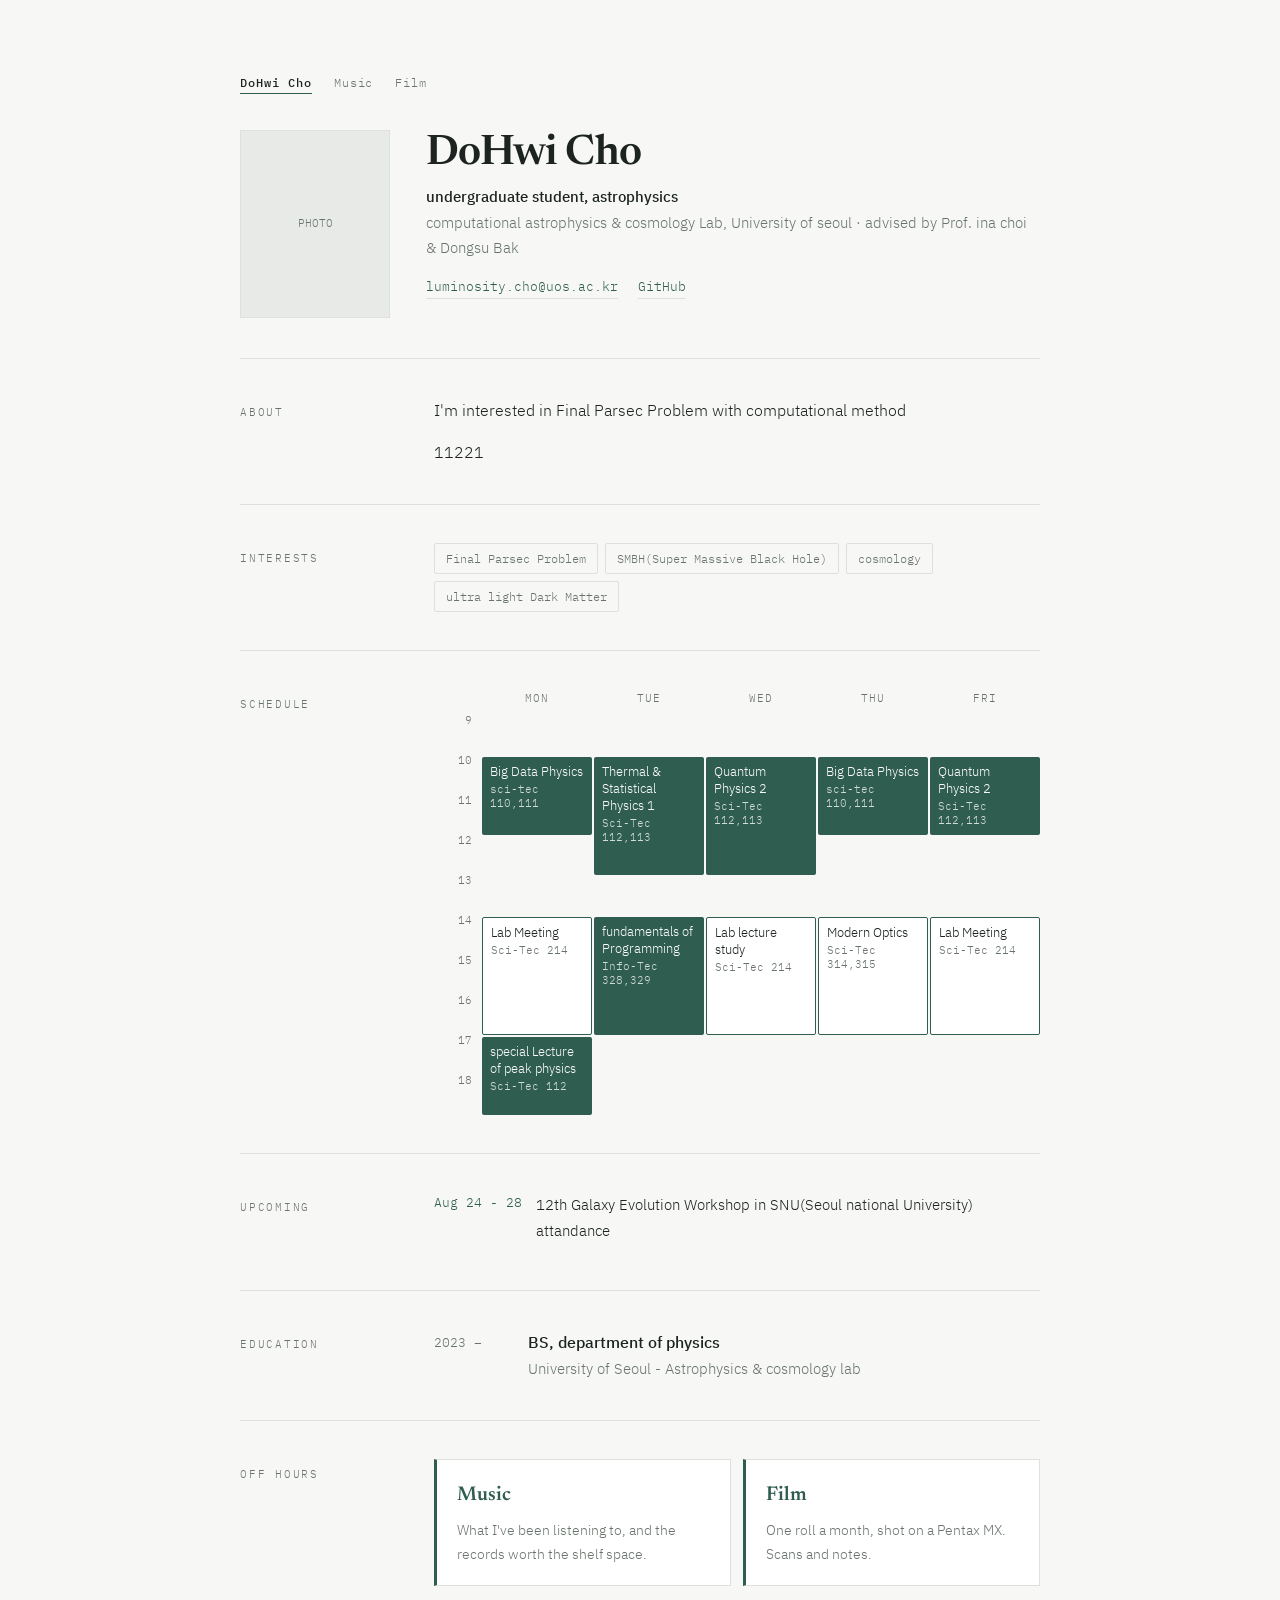
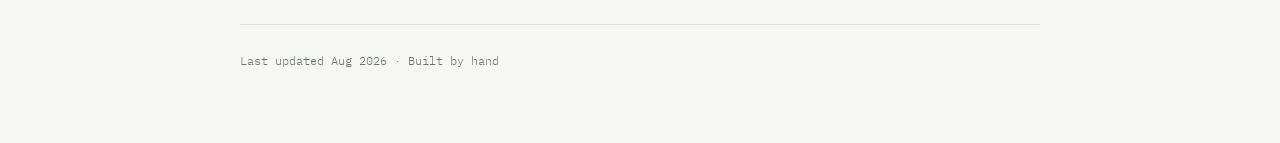
<file: index.html>
<!doctype html>
<html lang="en">
<head>
<meta charset="utf-8">
<meta name="viewport" content="width=device-width, initial-scale=1">
<title>DoHwi Cho — AstroPyhsics</title>
<meta name="description" content="Personal page of DoHwi Cho: research interests, schedule, projects, and hobbies.">
<link rel="preconnect" href="https://fonts.googleapis.com">
<link rel="preconnect" href="https://fonts.gstatic.com" crossorigin>
<link href="https://fonts.googleapis.com/css2?family=Newsreader:opsz,wght@6..72,400;6..72,600&family=IBM+Plex+Sans+KR:wght@300;400;500&family=IBM+Plex+Mono:wght@400;500&display=swap" rel="stylesheet">
<link rel="stylesheet" href="style.css">
</head>

<body>
<div class="page">

  <nav class="nav">
    <a class="home" href="index.html" aria-current="page">DoHwi Cho</a>
    <a href="music.html">Music</a>
    <a href="film.html">Film</a>
  </nav>

  <!-- ═══ Header ═══ -->
  <header class="head">
    <!-- Swap for: <img class="photo" src="으흐흐.webp" alt="DoHwi Cho"> -->
    <div class="photo">PHOTO</div>
    <div>
      <h1>DoHwi Cho</h1>
      <p class="affil">
        <strong>undergraduate student, astrophysics</strong><br>
        computational astrophysics & cosmology Lab, University of seoul · advised by Prof. ina choi & Dongsu Bak
      </p>
      <div class="contact">
        <a href="mailto:luminosity.cho@uos.ac.kr">luminosity.cho@uos.ac.kr</a>
        <a href="https://github.com/">GitHub</a>
      </div>
    </div>
  </header>

  <!-- ═══ About ═══ -->
  <section class="row">
    <div class="label">About</div>
    <div>
      <p>
        I'm interested in Final Parsec Problem with computational method      </p>
      <p>
        11221
      </p>
    </div>
  </section>

  <!-- ═══ Interests ═══ -->
  <section class="row">
    <div class="label">Interests</div>
    <div>
      <ul class="tags">
        <li>Final Parsec Problem</li>
        <li>SMBH(Super Massive Black Hole)</li>
        <li>cosmology</li>
        <li>ultra light Dark Matter</li>
      </ul>
    </div>
  </section>

  <!-- ═══ Weekly timetable ═══
       Column: 2=Mon 3=Tue 4=Wed 5=Thu 6=Fri
       Row:    9:00→2, 10:00→3, 11:00→4, 12:00→5, 13:00→6,
               14:00→7, 15:00→8, 16:00→9, 17:00→10, 18:00→11
       A 10–12 block on Wednesday → grid-column:4; grid-row:3/5
       Add class="tt-slot alt" for an outlined (secondary) block. -->
  <section class="row">
    <div class="label">Schedule</div>
    <div class="tt-scroll">
      <div class="timetable">
        <div></div>
        <div class="tt-day">Mon</div>
        <div class="tt-day">Tue</div>
        <div class="tt-day">Wed</div>
        <div class="tt-day">Thu</div>
        <div class="tt-day">Fri</div>

        <div class="tt-hour" style="grid-column:1; grid-row:2">9</div>
        <div class="tt-hour" style="grid-column:1; grid-row:3">10</div>
        <div class="tt-hour" style="grid-column:1; grid-row:4">11</div>
        <div class="tt-hour" style="grid-column:1; grid-row:5">12</div>
        <div class="tt-hour" style="grid-column:1; grid-row:6">13</div>
        <div class="tt-hour" style="grid-column:1; grid-row:7">14</div>
        <div class="tt-hour" style="grid-column:1; grid-row:8">15</div>
        <div class="tt-hour" style="grid-column:1; grid-row:9">16</div>
        <div class="tt-hour" style="grid-column:1; grid-row:10">17</div>
        <div class="tt-hour" style="grid-column:1; grid-row:11">18</div>

        <div class="tt-slot" style="grid-column:2; grid-row:3/5">
          Big Data Physics<span>sci-tec 110,111</span></div>

        <div class="tt-slot" style="grid-column:5; grid-row:3/5">
          Big Data Physics<span>sci-tec 110,111</span></div>
        
          <div class="tt-slot alt" style="grid-column:4; grid-row:7/10">
          Lab lecture study<span>Sci-Tec 214</span></div>


        <div class="tt-slot" style="grid-column:2; grid-row:10/12">
          special Lecture of peak physics<span>Sci-Tec 112</span></div>


        <div class="tt-slot" style="grid-column:3; grid-row:3/6">
          Thermal & Statistical Physics 1<span>Sci-Tec 112,113</span></div>
        
        <div class="tt-slot" style="grid-column:3; grid-row:7/10">
          fundamentals of Programming<span>Info-Tec 328,329</span></div>

        <div class="tt-slot" style="grid-column:4; grid-row:3/6">
          Quantum Physics 2<span>Sci-Tec 112,113</span></div>

        <div class="tt-slot" style="grid-column:6; grid-row:3/5">
          Quantum Physics 2<span>Sci-Tec 112,113</span></div>
        
        <div class="tt-slot alt" style="grid-column:5; grid-row:7/10">
          Modern Optics<span>Sci-Tec 314,315</span></div>

        <div class="tt-slot alt" style="grid-column:6; grid-row:7/10">
          Lab Meeting<span>Sci-Tec 214</span></div>

        <div class="tt-slot alt" style="grid-column:2; grid-row:7/10">
          Lab Meeting<span>Sci-Tec 214</span></div>
        
      </div>
    </div>
  </section>

  <!-- ═══ Upcoming ═══ -->
  <section class="row">
    <div class="label">Upcoming</div>
    <ul class="agenda">
      <li><span class="when">Aug 24 - 28</span>
        <span>12th Galaxy Evolution Workshop in SNU(Seoul national University) attandance</span></span></li>
    </ul>
  </section>

  <!-- ═══ Education ═══ -->
  <section class="row">
    <div class="label">Education</div>
    <ul class="entries">
     
      <li><span class="year">2023 – </span>
        <div><p class="entry-title">BS, department of physics </p>
        <p class="entry-desc">University of Seoul - Astrophysics & cosmology lab</p></div></li>
    </ul>
  </section>



  <!-- ═══ Hobby pages ═══ -->
  <section class="row">
    <div class="label">Off hours</div>
    <ul class="tiles">
      <li><a class="tile" href="music.html">
        <h3>Music</h3>
        <p>What I've been listening to, and the records worth the shelf space.</p></a></li>
      <li><a class="tile" href="film.html">
        <h3>Film</h3>
        <p>One roll a month, shot on a Pentax MX. Scans and notes.</p></a></li>
    </ul>
  </section>

  <footer>Last updated Aug 2026 · Built by hand</footer>

</div>
</body>
</html>
</file>
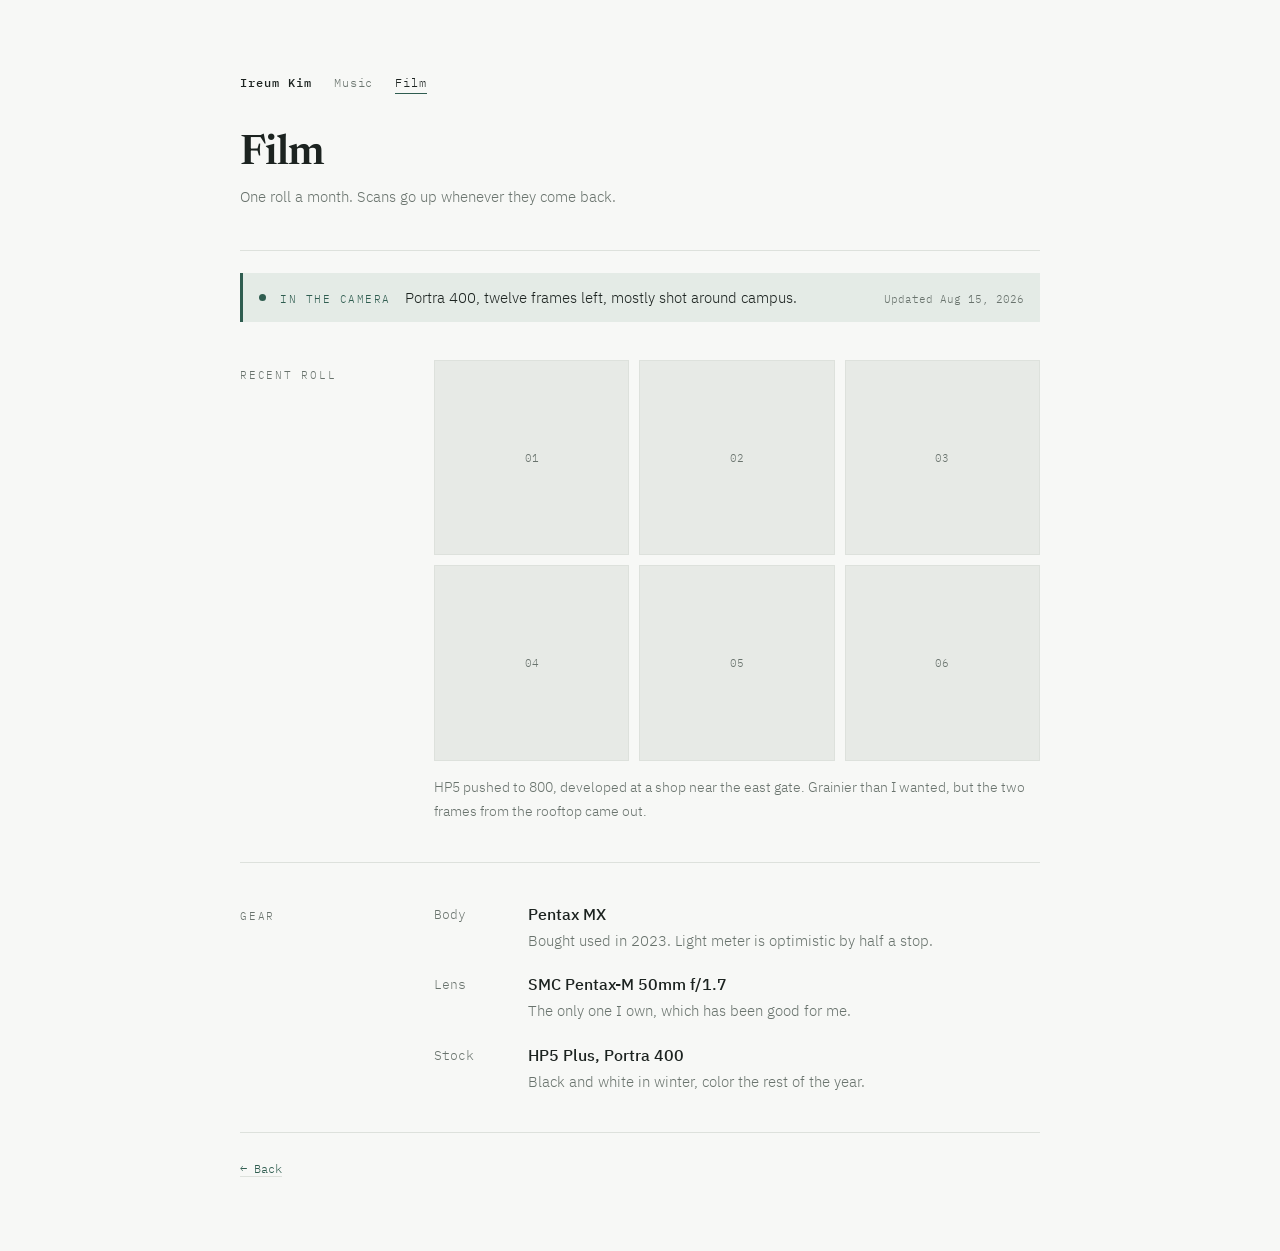
<file: film.html>
<!doctype html>
<html lang="en">
<head>
<meta charset="utf-8">
<meta name="viewport" content="width=device-width, initial-scale=1">
<title>Film — Ireum Kim</title>
<meta name="description" content="Film photography: scans, gear, and notes.">
<link rel="preconnect" href="https://fonts.googleapis.com">
<link rel="preconnect" href="https://fonts.gstatic.com" crossorigin>
<link href="https://fonts.googleapis.com/css2?family=Newsreader:opsz,wght@6..72,400;6..72,600&family=IBM+Plex+Sans+KR:wght@300;400;500&family=IBM+Plex+Mono:wght@400;500&display=swap" rel="stylesheet">
<link rel="stylesheet" href="style.css">
</head>

<body>
<div class="page">

  <nav class="nav">
    <a class="home" href="index.html">Ireum Kim</a>
    <a href="music.html">Music</a>
    <a href="film.html" aria-current="page">Film</a>
  </nav>

  <header class="head" style="grid-template-columns:1fr">
    <div>
      <h1>Film</h1>
      <p class="affil">One roll a month. Scans go up whenever they come back.</p>
    </div>
  </header>

  <p class="status">
    <span class="dot"></span>
    <span class="tag">In the camera</span>
    Portra 400, twelve frames left, mostly shot around campus.
    <span class="stamp">Updated Aug 15, 2026</span>
  </p>

  <section class="row">
    <div class="label">Recent roll</div>
    <div>
      <!-- Replace each <li> with: <li><img src="photos/01.jpg" alt="..."></li> -->
      <ul class="frames">
        <li>01</li><li>02</li><li>03</li>
        <li>04</li><li>05</li><li>06</li>
      </ul>
      <p style="margin-top:14px; font-size:14px; color:var(--muted)">
        HP5 pushed to 800, developed at a shop near the east gate. Grainier than I wanted, but the
        two frames from the rooftop came out.
      </p>
    </div>
  </section>

  <section class="row">
    <div class="label">Gear</div>
    <ul class="entries">
      <li><span class="year">Body</span>
        <div><p class="entry-title">Pentax MX</p>
        <p class="entry-desc">Bought used in 2023. Light meter is optimistic by half a stop.</p></div></li>
      <li><span class="year">Lens</span>
        <div><p class="entry-title">SMC Pentax-M 50mm f/1.7</p>
        <p class="entry-desc">The only one I own, which has been good for me.</p></div></li>
      <li><span class="year">Stock</span>
        <div><p class="entry-title">HP5 Plus, Portra 400</p>
        <p class="entry-desc">Black and white in winter, color the rest of the year.</p></div></li>
    </ul>
  </section>

  <footer><a href="index.html">← Back</a></footer>

</div>
</body>
</html>
</file>
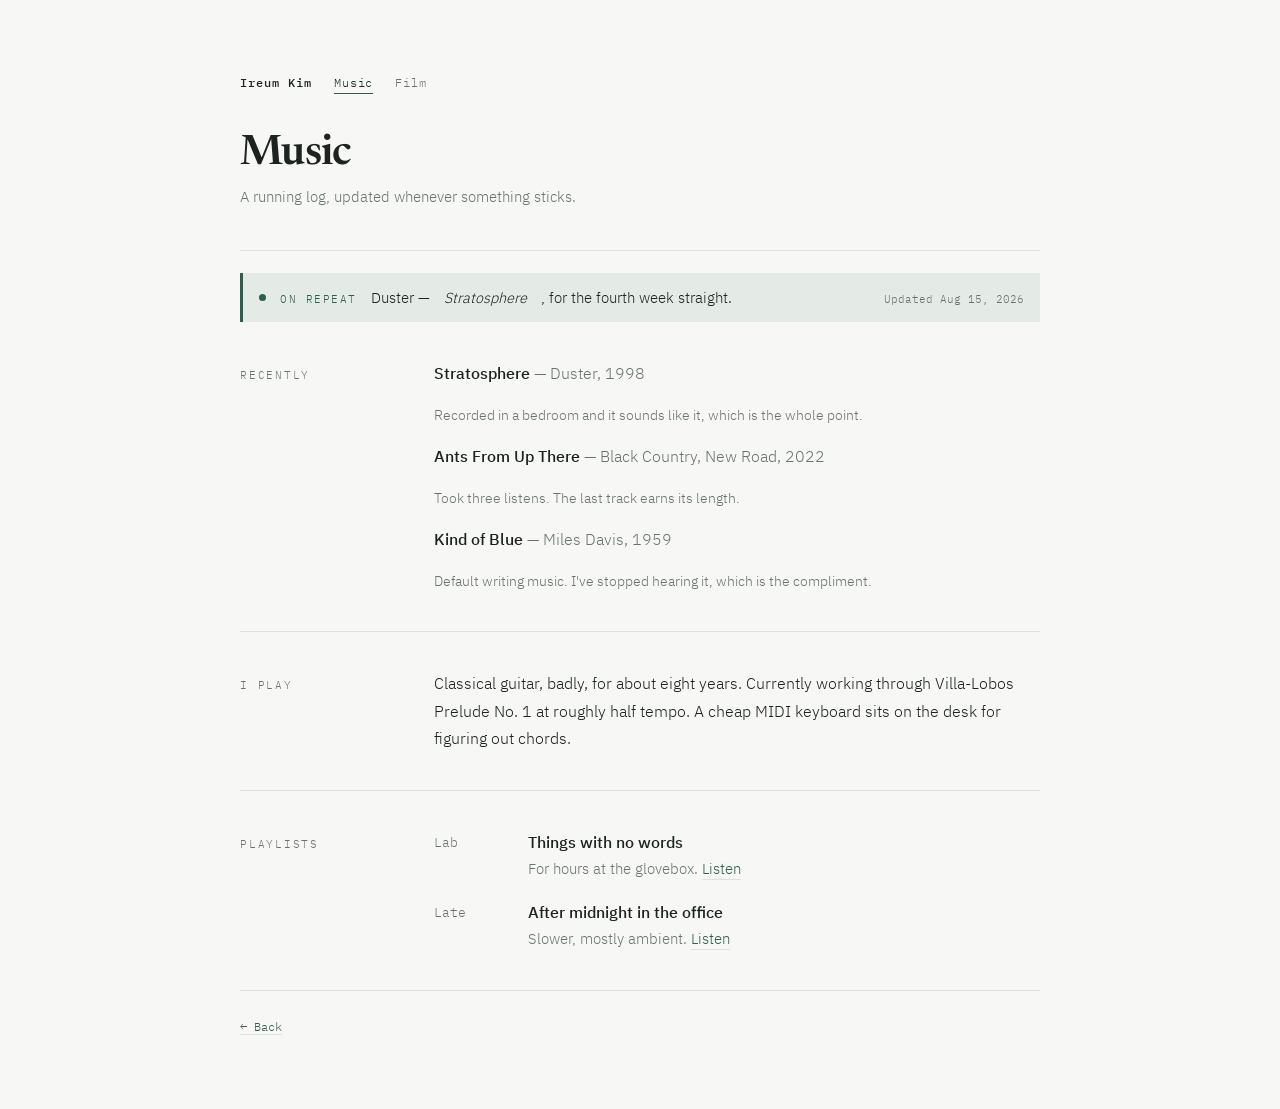
<file: music.html>
<!doctype html>
<html lang="en">
<head>
<meta charset="utf-8">
<meta name="viewport" content="width=device-width, initial-scale=1">
<title>Music — Ireum Kim</title>
<meta name="description" content="Listening log and notes.">
<link rel="preconnect" href="https://fonts.googleapis.com">
<link rel="preconnect" href="https://fonts.gstatic.com" crossorigin>
<link href="https://fonts.googleapis.com/css2?family=Newsreader:opsz,wght@6..72,400;6..72,600&family=IBM+Plex+Sans+KR:wght@300;400;500&family=IBM+Plex+Mono:wght@400;500&display=swap" rel="stylesheet">
<link rel="stylesheet" href="style.css">
</head>

<body>
<div class="page">

  <nav class="nav">
    <a class="home" href="index.html">Ireum Kim</a>
    <a href="music.html" aria-current="page">Music</a>
    <a href="film.html">Film</a>
  </nav>

  <header class="head" style="grid-template-columns:1fr">
    <div>
      <h1>Music</h1>
      <p class="affil">A running log, updated whenever something sticks.</p>
    </div>
  </header>

  <p class="status">
    <span class="dot"></span>
    <span class="tag">On repeat</span>
    Duster — <em>Stratosphere</em>, for the fourth week straight.
    <span class="stamp">Updated Aug 15, 2026</span>
  </p>

  <section class="row">
    <div class="label">Recently</div>
    <ul class="log">
      <li>
        <p><span class="title">Stratosphere</span> <span class="by">— Duster, 1998</span></p>
        <p class="said">Recorded in a bedroom and it sounds like it, which is the whole point.</p>
      </li>
      <li>
        <p><span class="title">Ants From Up There</span> <span class="by">— Black Country, New Road, 2022</span></p>
        <p class="said">Took three listens. The last track earns its length.</p>
      </li>
      <li>
        <p><span class="title">Kind of Blue</span> <span class="by">— Miles Davis, 1959</span></p>
        <p class="said">Default writing music. I've stopped hearing it, which is the compliment.</p>
      </li>
    </ul>
  </section>

  <section class="row">
    <div class="label">I play</div>
    <div>
      <p>
        Classical guitar, badly, for about eight years. Currently working through Villa-Lobos
        Prelude No. 1 at roughly half tempo. A cheap MIDI keyboard sits on the desk for
        figuring out chords.
      </p>
    </div>
  </section>

  <section class="row">
    <div class="label">Playlists</div>
    <ul class="entries">
      <li><span class="year">Lab</span>
        <div><p class="entry-title">Things with no words</p>
        <p class="entry-desc">For hours at the glovebox. <a href="#">Listen</a></p></div></li>
      <li><span class="year">Late</span>
        <div><p class="entry-title">After midnight in the office</p>
        <p class="entry-desc">Slower, mostly ambient. <a href="#">Listen</a></p></div></li>
    </ul>
  </section>

  <footer><a href="index.html">← Back</a></footer>

</div>
</body>
</html>
</file>
<file: style.css>
/* ═══════════════════════════════════════════
   Shared stylesheet — every page loads this.
   Edit tokens below to restyle the whole site.
   ═══════════════════════════════════════════ */

:root{
  --paper:#F7F8F6;
  --ink:#1C2320;
  --muted:#69736D;
  --accent:#2F5D50;      /* deep pine */
  --accent-soft:#E4EBE6;
  --line:#DDE1DC;

  --serif:"Newsreader", Georgia, serif;
  --sans:"IBM Plex Sans KR", system-ui, sans-serif;
  --mono:"IBM Plex Mono", monospace;
}

*{box-sizing:border-box}
html{-webkit-text-size-adjust:100%}
body{
  margin:0; background:var(--paper); color:var(--ink);
  font-family:var(--sans); font-weight:300; font-size:15.5px; line-height:1.75;
  -webkit-font-smoothing:antialiased;
}
p{margin:0 0 1em}
p:last-child{margin-bottom:0}
a{color:var(--accent); text-decoration:none; border-bottom:1px solid var(--line)}
a:hover{border-color:var(--accent)}
:focus-visible{outline:2px solid var(--accent); outline-offset:3px}

.page{max-width:880px; margin:0 auto; padding:clamp(28px,6vw,72px) clamp(20px,5vw,40px)}

/* ── Site nav ─────────────────────────────── */
.nav{
  display:flex; gap:22px; align-items:baseline;
  font-family:var(--mono); font-size:12px; letter-spacing:.08em;
  padding-bottom:clamp(24px,4vw,36px);
}
.nav a{border:0; color:var(--muted)}
.nav a:hover{color:var(--ink)}
.nav a[aria-current="page"]{color:var(--ink); border-bottom:1px solid var(--accent)}
.nav .home{color:var(--ink); font-weight:500}

/* ── Header ───────────────────────────────── */
.head{
  display:grid; gap:clamp(20px,4vw,36px); grid-template-columns:1fr;
  padding-bottom:clamp(28px,4vw,40px); border-bottom:1px solid var(--line);
}
@media (min-width:640px){ .head{grid-template-columns:150px 1fr; align-items:start} }

.photo{
  width:150px; aspect-ratio:4/5; object-fit:cover;
  background:#E7EAE6; border:1px solid var(--line);
  display:grid; place-items:center;
  font-family:var(--mono); font-size:11px; color:var(--muted);
}
h1{
  font-family:var(--serif); font-weight:600;
  font-size:clamp(30px,5vw,42px); line-height:1.15;
  margin:0 0 6px; letter-spacing:-.015em;
}
.affil{margin:0 0 16px; color:var(--muted); font-size:14.5px}
.affil strong{font-weight:500; color:var(--ink)}
.contact{display:flex; flex-wrap:wrap; gap:6px 20px; font-family:var(--mono); font-size:12.5px}

/* ── Status strip ─────────────────────────── */
.status{
  display:flex; flex-wrap:wrap; gap:8px 14px; align-items:baseline;
  margin:22px 0 0; padding:12px 16px;
  background:var(--accent-soft); border-left:3px solid var(--accent);
  font-size:14.5px;
}
.status .dot{
  width:7px; height:7px; border-radius:50%; background:var(--accent);
  flex:none; transform:translateY(-2px);
}
.status .tag{font-family:var(--mono); font-size:11px; letter-spacing:.14em; text-transform:uppercase; color:var(--accent)}
.status .stamp{margin-left:auto; font-family:var(--mono); font-size:11px; color:var(--muted)}

/* ── Section rows: label column + body ────── */
.row{
  display:grid; gap:12px clamp(24px,5vw,44px); grid-template-columns:1fr;
  padding:clamp(26px,4vw,38px) 0; border-bottom:1px solid var(--line);
}
@media (min-width:640px){ .row{grid-template-columns:150px 1fr} }

.label{
  font-family:var(--mono); font-size:11px; letter-spacing:.16em;
  text-transform:uppercase; color:var(--muted); padding-top:6px;
}

/* ── Keyword tags ─────────────────────────── */
.tags{display:flex; flex-wrap:wrap; gap:7px; list-style:none; margin:0; padding:0}
.tags li{
  font-family:var(--mono); font-size:12px; border:1px solid var(--line);
  border-radius:2px; padding:4px 11px; color:var(--muted);
}

/* ── Dated entry lists (education, projects) ─ */
.entries{list-style:none; margin:0; padding:0}
.entries li{display:grid; gap:2px 18px; grid-template-columns:1fr; padding:0 0 18px}
.entries li:last-child{padding-bottom:0}
@media (min-width:520px){ .entries li{grid-template-columns:76px 1fr} }
.year{font-family:var(--mono); font-size:12.5px; color:var(--muted); padding-top:3px}
.entry-title{font-weight:500; margin:0}
.entry-desc{margin:0; font-size:14.5px; color:var(--muted)}

/* ── Weekly timetable ──────────────────────
   Columns: 1 = hour gutter, 2–6 = Mon–Fri.
   Rows:    1 = day header, then one row per hour.
            9:00 → row 2, 10:00 → row 3, 11:00 → row 4 …
   A class from 10:00 to 12:00 on Wednesday:
            grid-column:4; grid-row:3 / 5;
   ─────────────────────────────────────────── */
.tt-scroll{overflow-x:auto; -webkit-overflow-scrolling:touch}
.timetable{
  display:grid; min-width:520px;
  grid-template-columns:46px repeat(5,1fr);
  grid-template-rows:26px repeat(10,38px);
  gap:2px;
}
.tt-day{
  font-family:var(--mono); font-size:11px; letter-spacing:.1em;
  text-transform:uppercase; color:var(--muted); text-align:center;
}
.tt-hour{
  font-family:var(--mono); font-size:10.5px; color:var(--muted);
  text-align:right; padding-right:8px; transform:translateY(-6px);
}
.tt-cell{background:#fff; border:1px solid var(--line)}
.tt-slot{
  background:var(--accent); color:#fff; border-radius:2px;
  padding:6px 8px; font-size:12.5px; line-height:1.35; overflow:hidden;
}
.tt-slot span{display:block; font-family:var(--mono); font-size:10.5px; opacity:.78; margin-top:2px}
.tt-slot.alt{background:#fff; color:var(--ink); border:1px solid var(--accent)}
.tt-slot.alt span{opacity:1; color:var(--muted)}

/* ── Upcoming list ────────────────────────── */
.agenda{list-style:none; margin:0; padding:0}
.agenda li{
  display:grid; grid-template-columns:88px 1fr; gap:14px;
  padding:9px 0; border-top:1px dotted var(--line); font-size:14.5px;
}
.agenda li:first-child{border-top:0; padding-top:0}
.agenda .when{font-family:var(--mono); font-size:12.5px; color:var(--accent)}
.agenda .note{color:var(--muted); font-size:13.5px}

/* ── Hobby page: cards linking out ────────── */
.tiles{display:grid; gap:12px; grid-template-columns:1fr; margin:0; padding:0; list-style:none}
@media (min-width:560px){ .tiles{grid-template-columns:1fr 1fr} }
.tile{
  display:block; border:1px solid var(--line); border-left:3px solid var(--accent);
  background:#fff; padding:18px 20px; transition:transform .18s ease;
}
.tile:hover{transform:translateX(3px)}
.tile h3{font-family:var(--serif); font-weight:600; font-size:20px; margin:0 0 5px}
.tile p{font-size:14px; color:var(--muted); margin:0}

/* ── Listening / reading log ──────────────── */
.log{list-style:none; margin:0; padding:0}
.log li{padding:0 0 16px}
.log li:last-child{padding-bottom:0}
.log .title{font-weight:500}
.log .by{color:var(--muted)}
.log .said{font-size:14px; color:var(--muted); margin:2px 0 0}

/* ── Photo grid ───────────────────────────── */
.frames{display:grid; gap:10px; grid-template-columns:repeat(2,1fr); list-style:none; margin:0; padding:0}
@media (min-width:560px){ .frames{grid-template-columns:repeat(3,1fr)} }
.frames li{
  aspect-ratio:1; background:#E7EAE6; border:1px solid var(--line);
  display:grid; place-items:center;
  font-family:var(--mono); font-size:10.5px; color:var(--muted);
}
.frames img{width:100%; height:100%; object-fit:cover; display:block}

footer{padding-top:26px; font-family:var(--mono); font-size:11.5px; color:var(--muted)}

@media (prefers-reduced-motion:reduce){ *{transition:none !important} }
</file>
